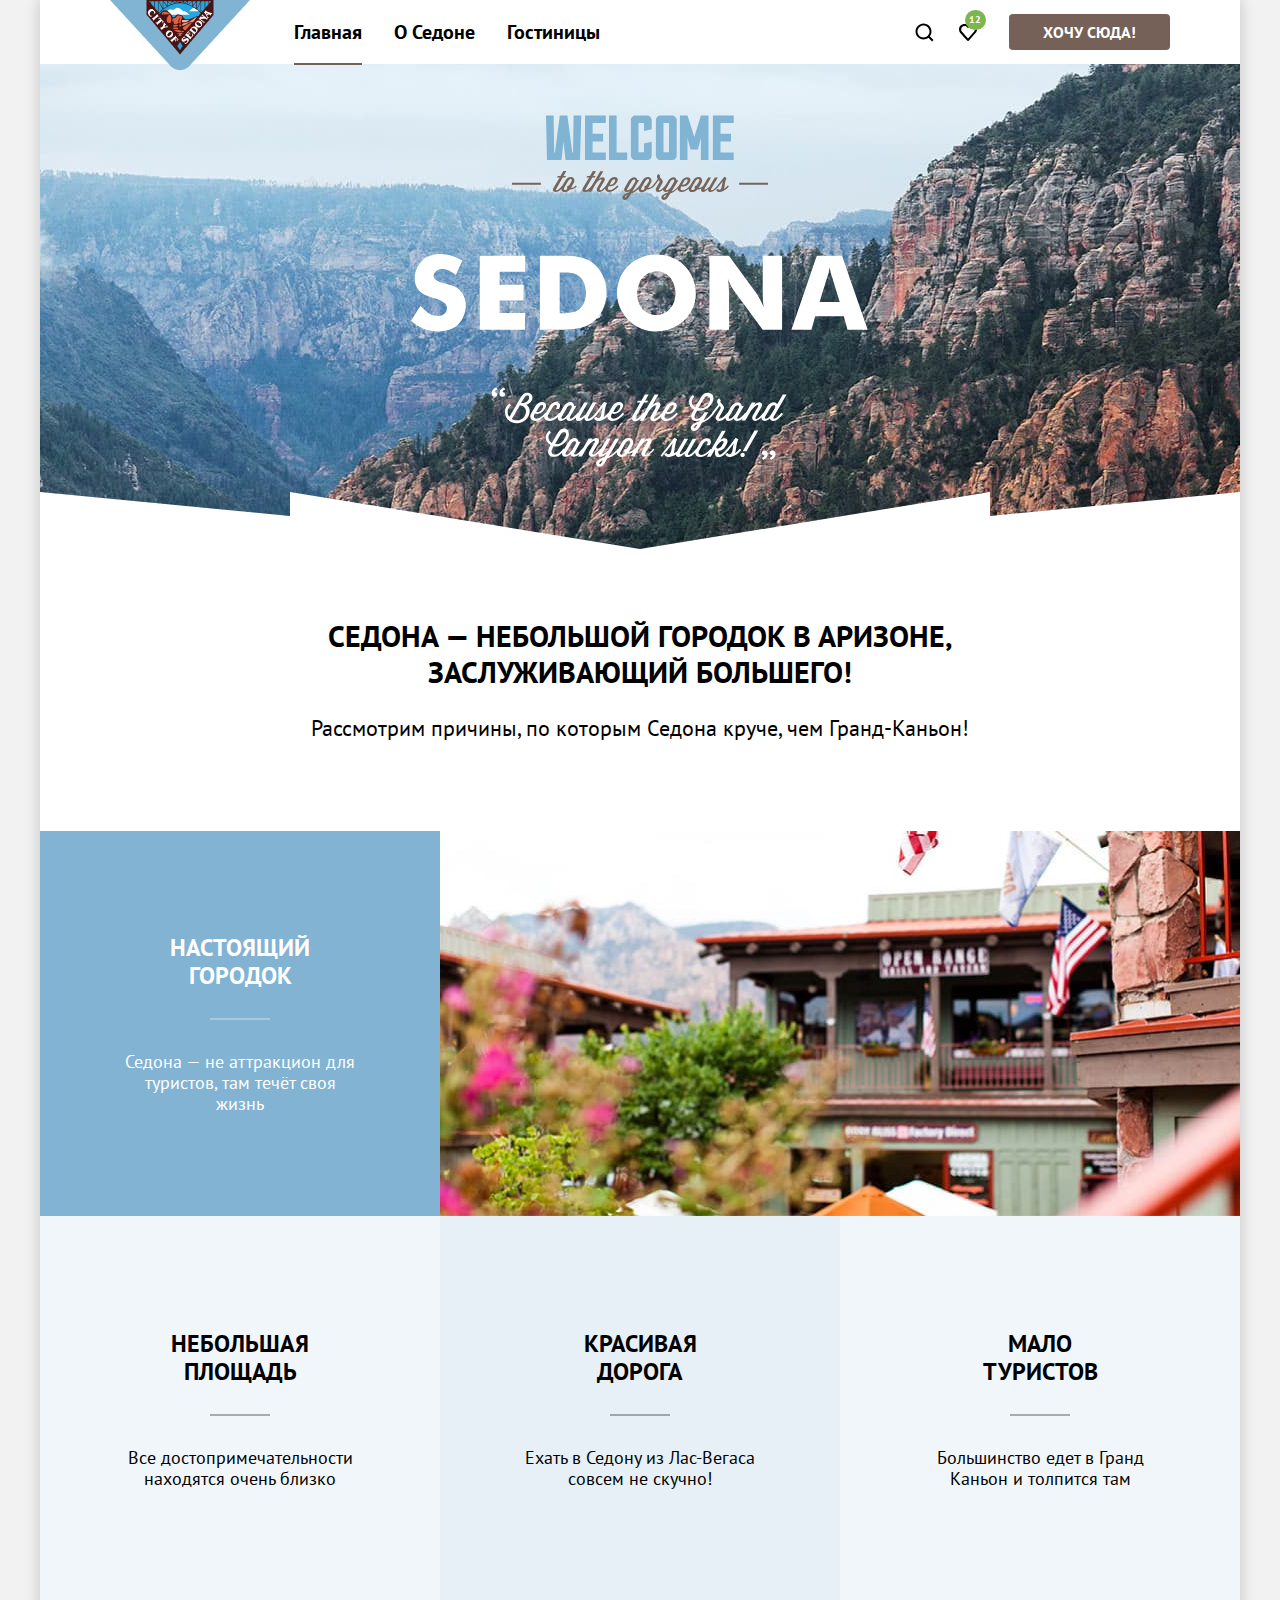
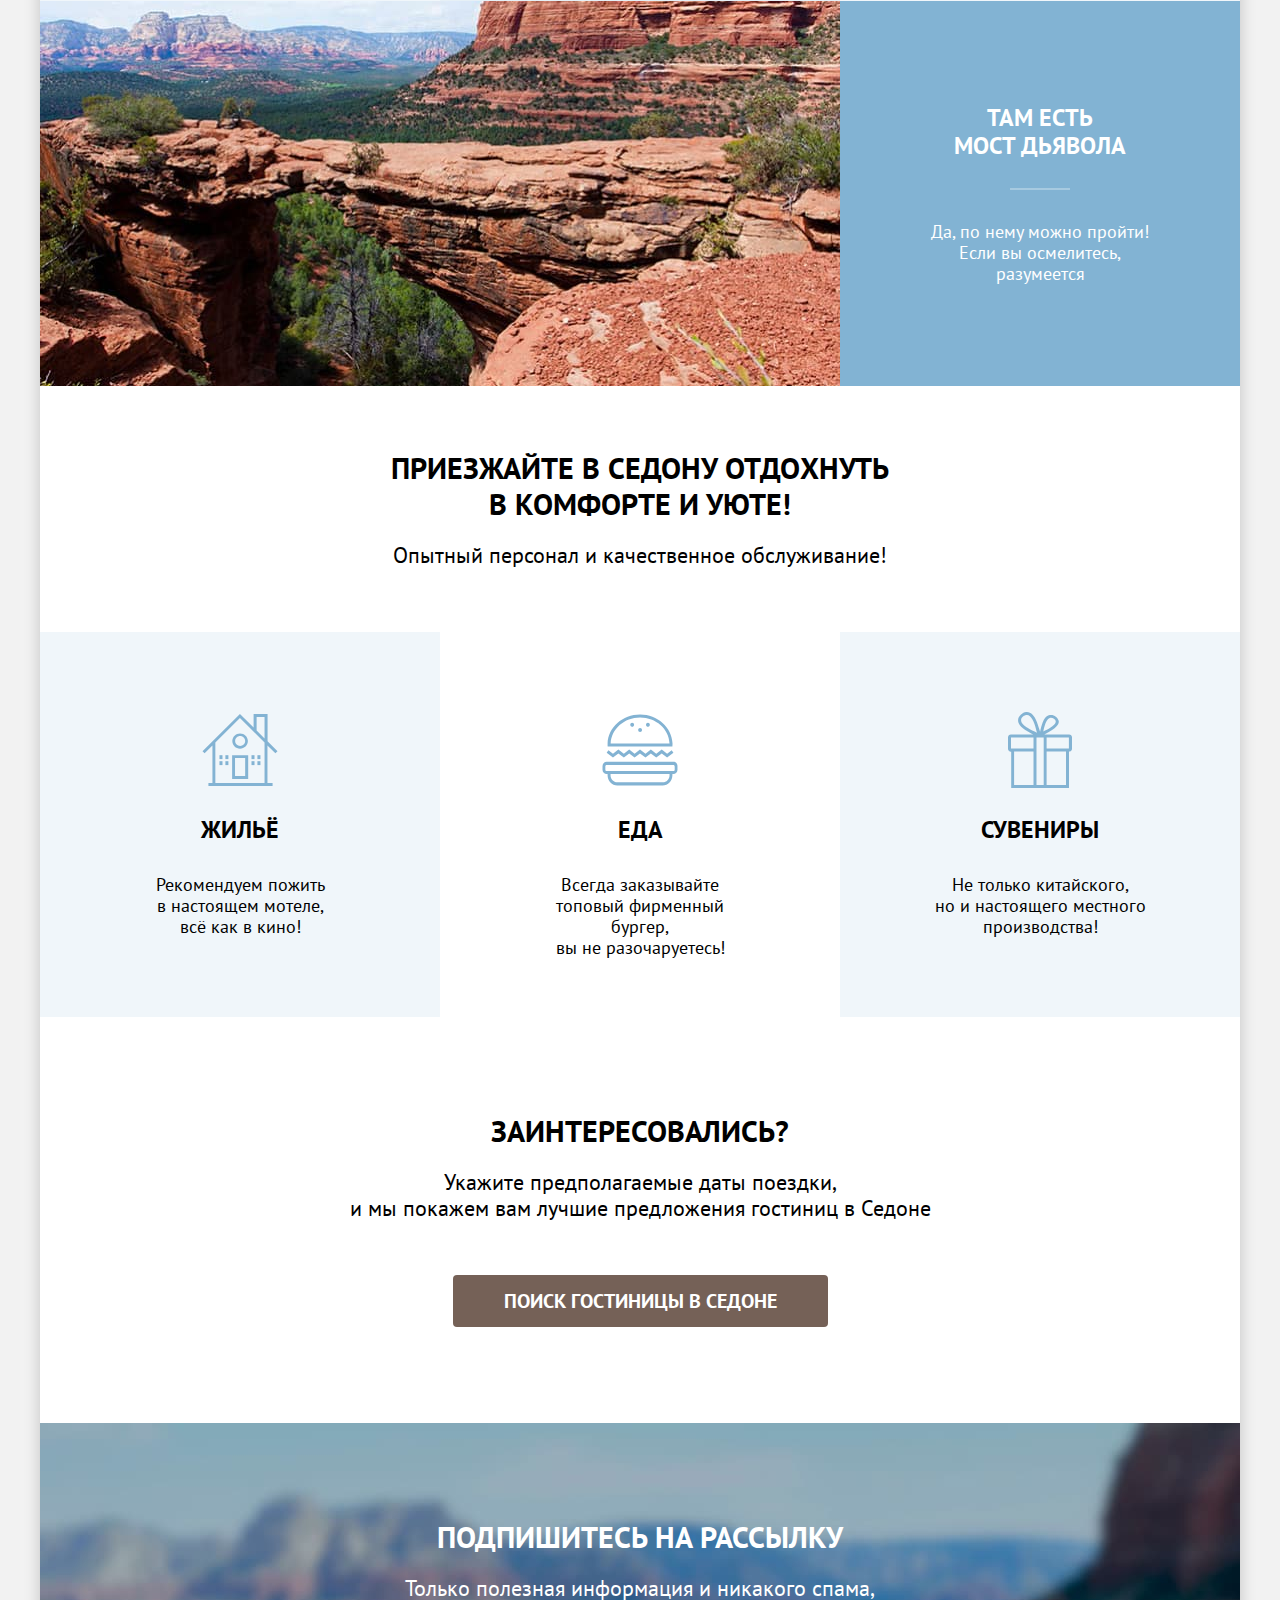
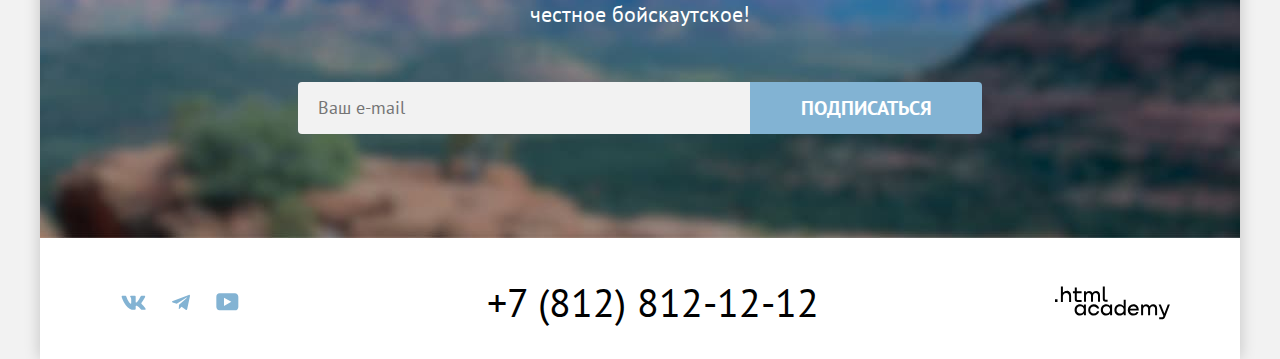
<file: index.html>
<!DOCTYPE html>
<html lang="ru">

<head>
  <meta charset="utf-8">
  <title>HTML Academy: Седона</title>
  <link rel="stylesheet" href="styles/styles.css">
  <link rel="icon" href="favicon.ico">
  <link rel="icon" href="images/favicon.png" sizes="32x32">
</head>

<body>
  <div class="container-body">
    <header class="page-header" data-test="header">

      <a class="main-logo" href="index.html"><img class="main-logo-image" src="images/logo.png" width="140" height="70"
          alt="Логотип сайта Седона"></a>
      <nav class="navigation">
        <ul class="navigation-list">
          <li class="navigation-item">
            <span class="navigation-link line">Главная</span>
          </li>
          <li class="navigation-item">
            <a class="navigation-link" href="#">О Седоне</a>
          </li>
          <li class="navigation-item">
            <a class="navigation-link" href="catalog.html">Гостиницы</a>
          </li>
        </ul>
      </nav>

      <ul class="navigation-list navigation-user">
        <li class="navigation-item">
          <a class="navigation-link navigation-link-user" href="#">
            <span class="visually-hidden">Поиск</span>
            <svg aria-hidden="true" focusable="false" width="20" height="20" viewBox="0 0 20 20" fill="currentColor"
              xmlns="http://www.w3.org/2000/svg">
              <path
                d="m19.5 18.008-3.7-3.68c1-1.292 1.7-2.983 1.7-4.872 0-4.376-3.6-7.956-8-7.956s-8 3.68-8 8.055c0 4.376 3.6 7.956 8 7.956 1.8 0 3.5-.597 4.9-1.69l3.7 3.679 1.4-1.492Zm-10-2.486c-3.3 0-6-2.685-6-5.967 0-3.282 2.7-5.967 6-5.967s6 2.685 6 5.967c0 3.282-2.7 5.967-6 5.967Z" />
            </svg>
          </a>
        </li>
        <li class="navigation-item">
          <a class="navigation-link navigation-link-user" href="#">
            <span class="visually-hidden">Избранное</span>
            <svg aria-hidden="true" focusable="false" width="18" height="17" viewBox="0 0 18 17" fill="currentColor"
              xmlns="http://www.w3.org/2000/svg">
              <path
                d="M8.9 17c-.3 0-.6-.1-.8-.4-5.4-6.1-6.7-7.5-7-7.9C.4 7.8 0 6.6 0 5.4 0 2.4 2.4 0 5.5 0 6.8 0 8 .5 9 1.3 10 .5 11.3 0 12.5 0c3 0 5.5 2.4 5.5 5.4 0 1.3-.5 2.5-1.3 3.4l-7 7.9c-.2.2-.4.3-.8.3Zm-6-9.5c.3.4 3.5 4 6.1 6.9l6.2-7c.5-.5.7-1.2.7-2 0-1.8-1.5-3.3-3.3-3.3-1 0-2 .5-2.7 1.3-.3.3-.6.4-.9.4-.3 0-.6-.2-.8-.4-.7-.8-1.7-1.3-2.7-1.3-1.8 0-3.3 1.5-3.3 3.3-.1.9.3 1.6.7 2.1-.1 0-.1 0 0 0Z" />
            </svg>
            <span class="favorite-qty">12</span>
          </a>
        </li>
      </ul>
      <a class="button button-header" href="#">Хочу сюда!</a>

    </header>

    <main class="main" data-test="main">

      <section class="hero" data-test="hero">
        <h1 class="visually-hidden">Добро пожаловать в Седону</h1>
        <img class="hero-logo" src="images/sedona.svg" width="458" height="352" alt="Welcome to the gorgeous Sedona">
      </section>

      <section class="advantages" data-test="advantages">
        <h2 class="title advantages-title">Седона — небольшой городок в&nbsp;Аризоне,<br>
          заслуживающий большего!</h2>
        <p class="advantages-desc">Рассмотрим причины, по которым Седона круче, чем Гранд-Каньон!</p>
        <ul class="advantages-list">
          <li class="advantages-item advantages-item-wide">
            <div class="item-wide-conteiner">
              <h3 class="advantages-item-title advantages-item-title-light">Настоящий городок</h3>
              <p class="advantages-item-desc">Седона — не аттракцион для туристов, там течёт своя жизнь</p>
            </div>
            <img class="advantages-img" src="images/photo-sq-1.jpg" width="800" height="385" alt="домик с кустиками">
          </li>
          <li class="advantages-item">
            <h3 class="advantages-item-title">Небольшая площадь</h3>
            <p class="advantages-item-desc">Все достопримечательности находятся очень близко</p>
          </li>
          <li class="advantages-item">
            <h3 class="advantages-item-title">Красивая<br>дорога</h3>
            <p class="advantages-item-desc">Ехать в Седону из Лас-Вегаса совсем не скучно!</p>
          </li>
          <li class="advantages-item">
            <h3 class="advantages-item-title">Мало<br>туристов</h3>
            <p class="advantages-item-desc">Большинство едет в Гранд Каньон и толпится там</p>
          </li>
          <li class="advantages-item advantages-item-wide">
            <img class="advantages-img" src="images/photo-sq-2.jpg" width="800" height="385" alt="Мост дьявола">
            <div class="item-wide-conteiner">
              <h3 class="advantages-item-title advantages-item-title-light">Там есть<br>мост дьявола</h3>
              <p class="advantages-item-desc">Да, по нему можно пройти! Если вы осмелитесь, разумеется</p>
            </div>
          </li>
        </ul>
      </section>

      <section class="servises">
        <h2 class="title servises-title">Приезжайте в Седону отдохнуть в комфорте и уюте!</h2>
        <p class="servises-desc">Опытный персонал и качественное обслуживание!</p>
        <ul class="servises-list">
          <li class="servises-item">
            <h3 class="servises-item-title servises-item-title-house">Жильё</h3>
            <p class="servises-item-desc">Рекомендуем пожить в&nbsp;настоящем мотеле, всё&nbsp;как&nbsp;в кино!
            </p>
          </li>
          <li class="servises-item servises-item-light">
            <h3 class="servises-item-title servises-item-title-burger">Еда</h3>
            <p class="servises-item-desc">Всегда заказывайте топовый&nbsp;фирменный бургер,
              вы&nbsp;не&nbsp;разочаруетесь!
            </p>
          </li>
          <li class="servises-item">
            <h3 class="servises-item-title servises-item-title-souvenirse">Сувениры</h3>
            <p class="servises-item-desc">Не только китайского, но&nbsp;и&nbsp;настоящего местного производства!</p>
          </li>
        </ul>
      </section>

      <section class="search-request" data-test="search">
        <h2 class="title search-title">Заинтересовались?</h2>
        <p class="search-desc">Укажите предполагаемые даты поездки,<br>и&nbsp;мы&nbsp;покажем&nbsp;вам&nbsp;лучшие
          предложения гостиниц в Седоне</p>
        <button class="button search-link">Поиск гостиницы в Седоне</button>

      </section>

      <section class="subscription" data-test="subscribe">
        <h2 class="title subscription-title">Подпишитесь на рассылку</h2>
        <p class="subscription-desc">Только полезная информация и никакого спама, честное бойскаутское!</p>
        <form class="subscription-form" action="https://echo.htmlacademy.ru/" method="post">
          <p class="subscription-form-email">
            <label class="visually-hidden" for="subscription-email">Почта для рассылки.</label>
            <input class="subscription-input" placeholder="Ваш e-mail" type="email" name="newsletter-email"
              id="subscription-email" required>
          </p>
          <button class="button subscription-button" type="submit">Подписаться</button>
        </form>
      </section>

    </main>

    <footer class="page-footer" data-test="footer">
      <ul class="footer-social-list">
        <li class="footer-social-item ">
          <a class="footer-social-link footer-social-vk" href="https://vk.com/htmlacademy">
            <svg aria-hidden="true" focusable="false" width="25" height="15" viewBox="0 0 25 15"
              xmlns="http://www.w3.org/2000/svg">
              <path fill-rule="evenodd" clip-rule="evenodd"
                d="M24.116 1.804c.166-.546 0-.948-.795-.948h-2.625c-.668 0-.976.347-1.143.73 0 0-1.335 3.196-3.226 5.272-.612.602-.89.793-1.224.793-.167 0-.418-.19-.418-.738V1.804c0-.656-.184-.948-.74-.948H9.817c-.417 0-.668.304-.668.593 0 .621.946.765 1.043 2.513V7.76c0 .833-.153.984-.487.984-.89 0-3.055-3.21-4.34-6.885-.249-.715-.5-1.003-1.172-1.003H1.566c-.75 0-.9.347-.9.73 0 .682.89 4.07 4.145 8.551 2.17 3.06 5.225 4.72 8.008 4.72 1.67 0 1.875-.369 1.875-1.004V11.54c0-.737.158-.884.687-.884.39 0 1.057.192 2.615 1.667 1.78 1.75 2.073 2.533 3.075 2.533h2.625c.75 0 1.126-.368.91-1.096-.238-.724-1.088-1.775-2.215-3.022-.612-.71-1.53-1.475-1.809-1.858-.389-.49-.278-.71 0-1.147 0 0 3.2-4.426 3.533-5.929h.001Z" />
            </svg>
            <span class="visually-hidden">Вконтакте</span></a>
        </li>
        <li class="footer-social-item">
          <a class="footer-social-link footer-social-tg" href="https://t.me/htmlacademy">
            <svg aria-hidden="true" focusable="false" width="18" height="16" viewBox="0 0 18 16"
              xmlns="http://www.w3.org/2000/svg">
              <path
                d="M16.785.956.84 7.104C-.248 7.541-.24 8.148.64 8.42l4.094 1.277 9.472-5.976c.448-.272.857-.126.52.173l-7.673 6.925H7.05l.002.001-.283 4.22c.414 0 .597-.19.829-.414l1.988-1.934 4.136 3.055c.762.42 1.31.205 1.5-.706l2.715-12.795c.278-1.114-.425-1.618-1.153-1.29Z" />
            </svg>
            <span class="visually-hidden">Телеграмм</span></a>
        </li>
        <li class="footer-social-item">
          <a class="footer-social-link footer-social-yt" href="https://www.youtube.com/user/htmlacademyru">
            <svg aria-hidden="true" focusable="false" width="23" height="18" viewBox="0 0 23 18"
              xmlns="http://www.w3.org/2000/svg">
              <path
                d="M18.94.356H3.507C1.647.356.333 1.95.333 3.756V13.85c0 1.913 1.314 3.506 3.174 3.506H19.16c1.642 0 3.174-1.593 3.174-3.4v-10.2c-.219-1.806-1.532-3.4-3.393-3.4ZM7.995 12.894V4.819l7.333 4.037-7.333 4.038Z" />
            </svg>
            <span class="visually-hidden">Ютуб</span></a>
        </li>
      </ul>
      <a class="footer-telephone" href="tel:+78128121212">+7 (812) 812-12-12</a>
      <a class="copyright" href="https://htmlacademy.ru/">
        <span class="visually-hidden">Ссылка на HTML academy</span>
        <svg xmlns="http://www.w3.org/2000/svg" width="115" height="34">
          <path
            d="M0 13.3v2.6h2.5v-2.6H0ZM11.6 4.9c-1.6 0-2.8.7-3.6 1.7h-.1V.4h-2v15.5h2v-5.3C7.9 8.5 9.2 7 11.2 7c1.8 0 2.9 1.4 2.9 3.2v5.7h2V9.8c.1-3-1.8-5-4.5-5ZM26.6 5.2h-4.8V1.5h-2v3.8h-1.9v2h1.9v6c0 1.7 1 2.7 2.7 2.7h4.1v-2h-3.7c-.7 0-1.1-.4-1.1-1.1V7.2h4.8v-2ZM41.1 5c-1.6 0-2.9.8-3.5 2h-.1a3.7 3.7 0 0 0-3.4-2c-1.4 0-2.5.8-3.1 1.8h-.1V5.2H29v10.6h2v-5.4c0-2 1-3.5 2.6-3.5 1.5 0 2.4 1 2.4 2.6v6.3h2v-5.6c0-2.4 1.4-3.3 2.6-3.3 1.5 0 2.4 1 2.4 2.6v6.3h2V9.3c.1-2.5-1.4-4.3-3.9-4.3ZM47.8 13c0 1.8 1 2.8 2.8 2.8h2v-2h-1.7c-.7 0-1.1-.4-1.1-1.1V.4h-2V13ZM28.9 20a4.9 4.9 0 0 0-3.9-1.7c-3.1 0-5.4 2.3-5.4 5.6s2.3 5.6 5.4 5.6c1.8 0 3-.8 3.8-2h.1v1.7h2V18.6h-2V20Zm-3.6 7.5a3.5 3.5 0 0 1-3.6-3.6c0-2 1.4-3.6 3.6-3.6s3.6 1.6 3.6 3.6c0 1.9-1.4 3.6-3.6 3.6ZM44.2 22.4c-.5-2.4-2.6-4.1-5.4-4.1a5.4 5.4 0 0 0-5.6 5.6c0 3 2.2 5.6 5.6 5.6 2.8 0 4.9-1.8 5.4-4.2h-2.1a3.4 3.4 0 0 1-3.3 2.3 3.5 3.5 0 0 1-3.6-3.6c0-2 1.4-3.6 3.6-3.6 1.6 0 2.8 1 3.3 2.2h2.1v-.2ZM55.1 20a4.9 4.9 0 0 0-3.9-1.7c-3.1 0-5.4 2.3-5.4 5.6s2.3 5.6 5.4 5.6c1.8 0 3-.8 3.8-2h.1v1.7h2V18.6h-2V20Zm-3.6 7.5a3.5 3.5 0 0 1-3.6-3.6c0-2 1.4-3.6 3.6-3.6s3.6 1.6 3.6 3.6c0 1.9-1.5 3.6-3.6 3.6ZM68.7 20.2a5 5 0 0 0-3.9-2c-3.1 0-5.4 2.4-5.4 5.7 0 3.3 2.2 5.6 5.4 5.6 1.7 0 3-.8 3.8-1.8h.1v1.5h2V13.8h-2v6.4Zm-3.6 7.3a3.5 3.5 0 0 1-3.6-3.6c0-2 1.4-3.6 3.6-3.6s3.6 1.6 3.6 3.6c-.1 2-1.5 3.6-3.6 3.6ZM78.3 18.3a5.4 5.4 0 0 0-5.5 5.6c0 3 2.1 5.6 5.5 5.6 2.5 0 4.5-1.3 5.2-3.6h-2.1c-.5 1-1.6 1.6-3 1.6-1.9 0-3.3-1.3-3.4-3h8.8c.2-3.5-2-6.2-5.5-6.2Zm0 1.9c1.7 0 3 1 3.3 2.6h-6.5a3.2 3.2 0 0 1 3.2-2.6ZM98.2 18.3a4 4 0 0 0-3.6 2h-.1c-.6-1.2-1.8-2-3.4-2-1.4 0-2.5.7-3.1 1.8v-1.5h-1.9v10.6h2v-5.4c0-2 1-3.4 2.6-3.5 1.5 0 2.4 1 2.4 2.6v6.3h2v-5.6c0-2.4 1.4-3.3 2.6-3.3 1.5 0 2.4 1 2.4 2.6v6.3h2v-6.5c.1-2.6-1.4-4.4-3.9-4.4ZM109.4 27.4l-3.6-9h-2.2l4.8 11.7c-.3.9-.7 1.2-1.7 1.2h-2.5v2h2.5c1.8 0 2.8-.8 3.5-2.6l4.7-12.2h-2.1l-3.4 8.9Z" />
        </svg>
      </a>
    </footer>

    <div class="modal-window">

      <form class="modal-window-form" action="https://echo.htmlacademy.ru/" method="post">
        <h3 class="modal-window-title">Поиск гостиницы в Седоне</h3>
        <button class="modal-window-close" type="button"></button>
        <label class="modal-window-label data-start" for="input-date-start">
          Дата Заезда:
        </label>
        <input class="modal-window-label-input input-date-start" type="text" id="input-date-start" placeholder="Укажите дату" value="27 апреля 2020" required>
        <span class="modal-window-text modal-window-error">Мы не можем отправить вас в прошлое.</span>
        <label class="modal-window-label data-end" for="input-date-end">
          Дата Выезда:
        </label>
        <input class="modal-window-label-input input-date-end" type="text" id="input-date-end" placeholder="Укажите дату" value="1 сентября 2023" required>
        <span class="modal-window-text ">На эти даты есть свободные номера. Пока есть.</span>
        <label class="modal-window-label label-adult" for="adult-qty">
          Взрослые:
        </label>
        <div class="qty-button-wrapper qty-button-adult">
          <button class="qty-button button-decrement" type="button"></button>
          <input class="modal-window-qty" type="text" id="adult-qty" value="2" required>
          <button class="qty-button button-increment" type="button"></button>
        </div>
        <div class="child-wrapper label-child">
          <label class="modal-window-label child-qty" for="child-qty">
            Дети:
          </label>
          <span class="tooltip">
            <button class="popaper-button-info" type="button" aria-labelledby="tooltip-info"></button>
            <span class="tooltip-text" role="tooltip" id="tooltip-info">Укажите количество детей, которые будут с вами,
              возраст которых от 6 до 18 лет. Дети до 6 лет размещаются бесплатно.</span>
          </span>
        </div>
        <div class="qty-button-wrapper qty-button-child">
          <button class="qty-button button-decrement" type="button"></button>
          <input class="modal-window-qty" type="text" id="child-qty" value="2">
          <button class="qty-button button-increment" type="button"></button>
        </div>
        <button class="button modal-window-search" type="submit">Найти</button>
      </form>

    </div>

  </div>
</body>

</html>
</file>
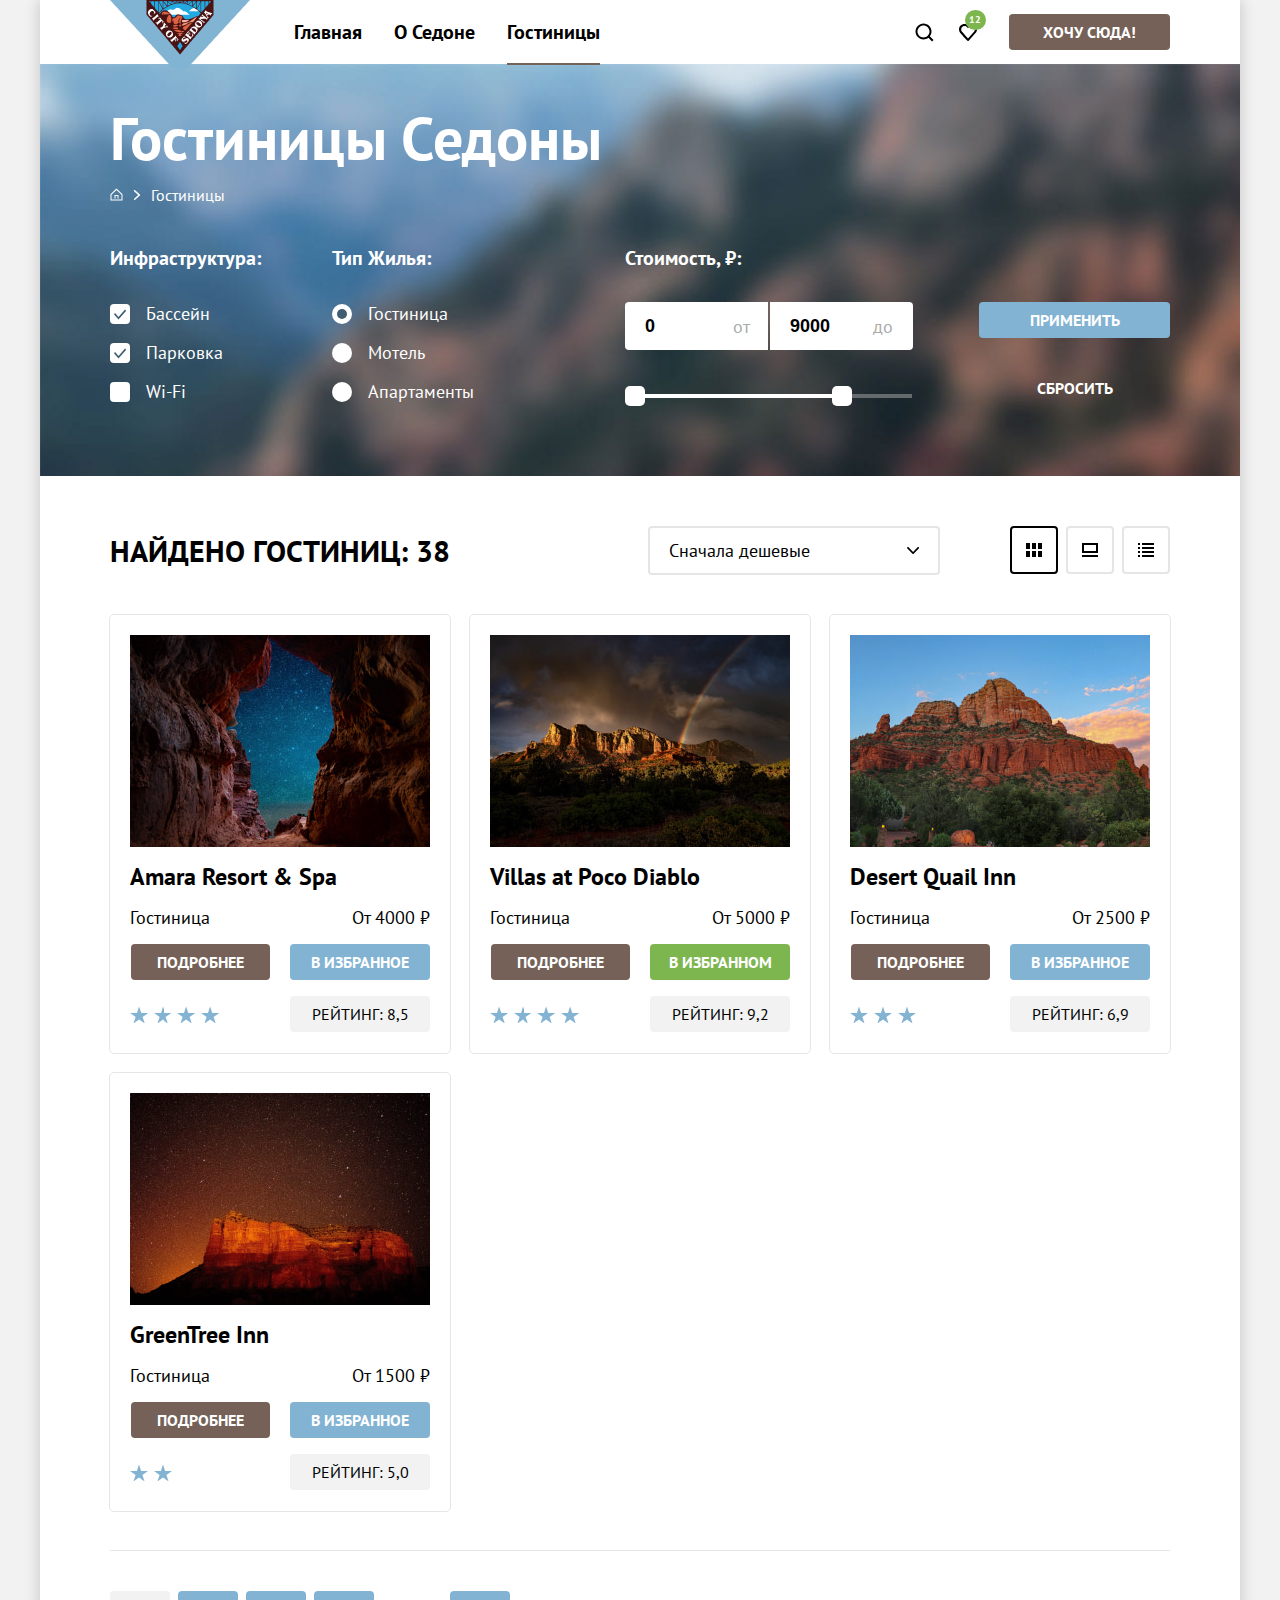
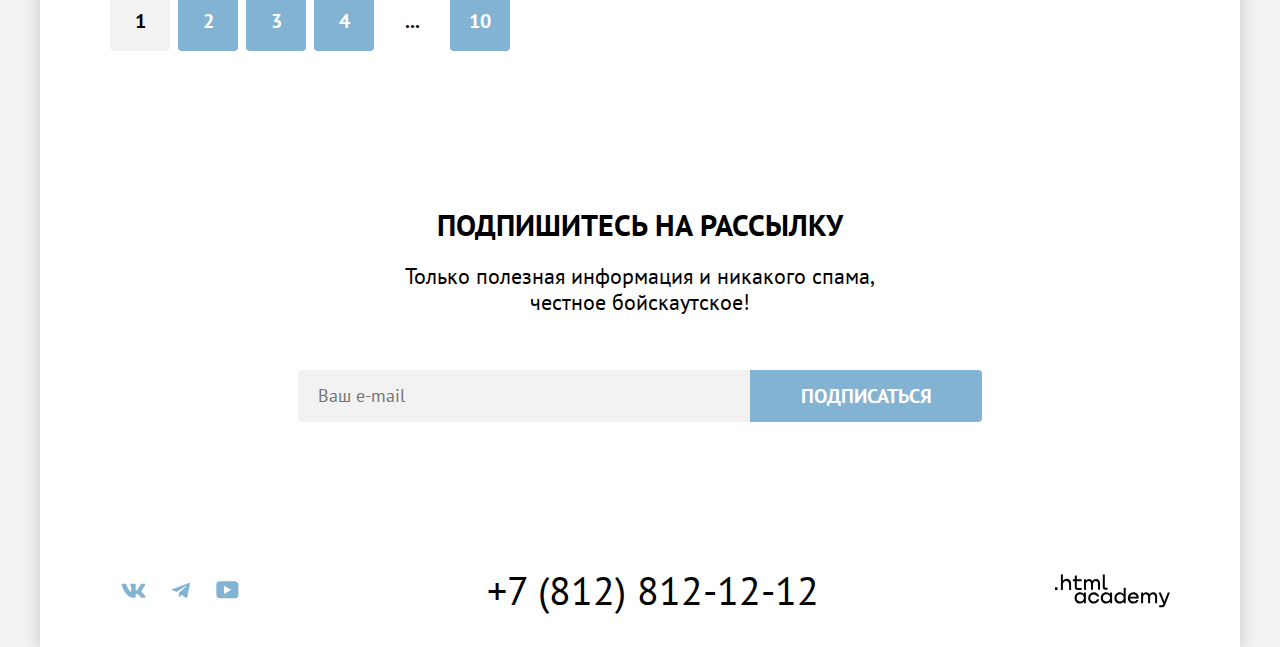
<file: catalog.html>
<!DOCTYPE html>
<html lang="ru">

<head>
  <meta charset="utf-8">
  <title>HTML Academy: Каталог</title>
  <link rel="stylesheet" href="styles/styles.css">
  <link rel="icon" href="favicon.ico">
  <link rel="icon" href="images/favicon.png" sizes="32x32">
</head>

<body>
  <div class="container-body">
    <header class="page-header" data-test="header">

      <a class="main-logo" href="index.html"><img class="main-logo-image" src="images/logo.png" width="140" height="70"
          alt="Логотип сайта Седона"></a>
      <nav class="navigation">
        <ul class="navigation-list">
          <li class="navigation-item">
            <a class="navigation-link" href="index.html">Главная</a>
          </li>
          <li class="navigation-item">
            <a class="navigation-link" href="#">О Седоне</a>
          </li>
          <li class="navigation-item">
            <span class="navigation-link line">Гостиницы</span>
          </li>
        </ul>
      </nav>

      <ul class="navigation-list navigation-user">
        <li class="navigation-item">
          <a class="navigation-link navigation-link-user" href="#">
            <span class="visually-hidden">Поиск</span>
            <svg aria-hidden="true" focusable="false" width="20" height="20" viewBox="0 0 20 20" fill="currentColor"
              xmlns="http://www.w3.org/2000/svg">
              <path
                d="m19.5 18.008-3.7-3.68c1-1.292 1.7-2.983 1.7-4.872 0-4.376-3.6-7.956-8-7.956s-8 3.68-8 8.055c0 4.376 3.6 7.956 8 7.956 1.8 0 3.5-.597 4.9-1.69l3.7 3.679 1.4-1.492Zm-10-2.486c-3.3 0-6-2.685-6-5.967 0-3.282 2.7-5.967 6-5.967s6 2.685 6 5.967c0 3.282-2.7 5.967-6 5.967Z" />
            </svg>
          </a>
        </li>
        <li class="navigation-item">
          <a class="navigation-link navigation-link-user" href="#">
            <span class="visually-hidden">Избранное</span>
            <svg aria-hidden="true" focusable="false" width="18" height="17" viewBox="0 0 18 17" fill="currentColor"
              xmlns="http://www.w3.org/2000/svg">
              <path
                d="M8.9 17c-.3 0-.6-.1-.8-.4-5.4-6.1-6.7-7.5-7-7.9C.4 7.8 0 6.6 0 5.4 0 2.4 2.4 0 5.5 0 6.8 0 8 .5 9 1.3 10 .5 11.3 0 12.5 0c3 0 5.5 2.4 5.5 5.4 0 1.3-.5 2.5-1.3 3.4l-7 7.9c-.2.2-.4.3-.8.3Zm-6-9.5c.3.4 3.5 4 6.1 6.9l6.2-7c.5-.5.7-1.2.7-2 0-1.8-1.5-3.3-3.3-3.3-1 0-2 .5-2.7 1.3-.3.3-.6.4-.9.4-.3 0-.6-.2-.8-.4-.7-.8-1.7-1.3-2.7-1.3-1.8 0-3.3 1.5-3.3 3.3-.1.9.3 1.6.7 2.1-.1 0-.1 0 0 0Z" />
            </svg>
            <span class="favorite-qty">12</span>
          </a>
        </li>
      </ul>
      <a class="button button-header" href="#">Хочу сюда!</a>

    </header>

    <main class="main" data-test="main">

      <div class="catalog-hero">

        <header class="hero-header">

          <h1 class="catalog-header-title">Гостиницы Седоны</h1>
          <nav class="breadcrumbs">
            <ol class="breadcrumbs-list">
              <li class="breadcrumbs-item">
                <a class="breadcrumbs-link" href="index.html">
                  <span class="visually-hidden">Главная</span>
                  <svg aria-hidden="true" focusable="false" width="13" height="13" viewBox="0 0 13 13"
                    xmlns="http://www.w3.org/2000/svg">
                    <path d="m6.5.5-6 5.8v6.2h12V6.3L6.5.5Zm5 11h-10V6.7l5-4.8 5 4.8v4.8Z" />
                    <path d="M4.5 10.5h1V8h2v2.5h1V7h-4v3.5Z" />
                  </svg>
                </a>
              </li>
              <li class="breadcrumbs-item">
                <a class="breadcrumbs-link breadcrumbs-link-active">Гостиницы</a>
              </li>
            </ol>
          </nav>

        </header>

        <section class="filter" data-test="filter">

          <h2 class="visually-hidden" hidden>Фильтры выбора гостиниц</h2>
          <form class="filter-form" action="https://echo.htmlacademy.ru/" method="post">
            <fieldset class="catalog-filter-group">
              <legend class="catalog-filter-title">Инфраструктура:</legend>
              <ul class="filter-checkbox-list">
                <li class="filter-checkbox-item filter-item">
                  <label class="control">
                    <input class="control-input visually-hidden" type="checkbox" name="pool" checked>
                    <span class="control-input-check"></span>
                    <span class="control-input-text">Бассейн</span>
                  </label>
                </li>
                <li class="filter-checkbox-item filter-item">
                  <label class="control">
                    <input class="control-input visually-hidden" type="checkbox" name="parking" checked>
                    <span class="control-input-check"></span>
                    <span class="control-input-text">Парковка</span>
                  </label>
                </li>
                <li class="filter-checkbox-item filter-item">
                  <label class="control">
                    <input class="control-input visually-hidden" type="checkbox" name="wifi">
                    <span class="control-input-check"></span>
                    <span class="control-input-text">Wi-Fi</span>
                  </label>
                </li>
              </ul>
            </fieldset>
            <fieldset class="catalog-filter-group">
              <legend class="catalog-filter-title">Тип Жилья:</legend>
              <ul class="filter-radio-list">
                <li class="filter-radio-item filter-item">
                  <label class="control">
                    <input class="control-input visually-hidden" type="radio" name="type-of-housing" value="hight-hotel"
                      checked>
                    <span class="control-input-check control-input-radio"></span>
                    <span class="control-input-text">Гостиница</span>
                  </label>
                </li>
                <li class="filter-radio-item filter-item">
                  <label class="control">
                    <input class="control-input visually-hidden" type="radio" name="type-of-housing" value="hotel">
                    <span class="control-input-check control-input-radio"></span>
                    <span class="control-input-text">Мотель</span>
                  </label>
                </li>
                <li class="filter-radio-item filter-item">
                  <label class="control">
                    <input class="control-input visually-hidden" type="radio" name="type-of-housing" value="apartament">
                    <span class="control-input-check control-input-radio"></span>
                    <span class="control-input-text">Апартаменты</span>
                  </label>
                </li>
              </ul>
            </fieldset>
            <fieldset class="catalog-filter-group last-filter">
              <legend class="catalog-filter-title">Стоимость, ₽:</legend>
              <ul class="filter-cost-list">
                <li class="filter-cost-item ">
                  <label class="control-filter-cost">
                    <span class="control-filter-text">от</span>
                    <input class="filter-cost-input filter-cost-input-left" name="low-cost" type="text" value="0">
                  </label>
                  <label class="control-filter-cost">
                    <span class="control-filter-text">до</span>
                    <input class="filter-cost-input filter-cost-input-right" name="hight-cost" type="text" value="9000">
                  </label>
                </li>
                <li class="filter-cost-item">
                  <div class="slider-wrapper">
                    <div class="slider-content"></div>
                    <div class="slider-content slider-active" style="left: 0px; width: 207px;">
                      <button class="slider slider-min" type="button" style="left: 0px;"></button>
                      <button class="slider slider-max" type="button" style="left: 207px;"></button>
                    </div>
                  </div>
                </li>
              </ul>
            </fieldset>
            <div class="container-button">
              <button class="button filter-button-apply" type="submit">Применить</button>
              <button class="button filter-button-reset" type="reset">Сбросить</button>
            </div>
          </form>
        </section>

      </div>

      <section class="catalog" data-test="catalog">

        <header class="catalog-header">

          <h2 class="title catalog-result-text">Найдено гостиниц: <span class="result-qty">38</span></h2>
          <select class="catalog-select" name="sort" aria-label="Сортировка">
            <option value="low-cost">Сначала дешевые</option>
            <option value="hight-cost">Сначала дорогие</option>
            <option value="hight-popular">Сначала популярные</option>
          </select>
          <ul class="card-view-list">
            <li class="card-view-item">
              <a class="card-grid-toggle button-border" href="#">
                <span class="visually-hidden">Показать мелкие карточки</span>
                <svg aria-hidden="true" focusable="false" width="16" height="14" viewBox="0 0 16 14"
                  xmlns="http://www.w3.org/2000/svg">
                  <path d="M4 0H0v6h4V0ZM16 0h-4v6h4V0ZM10 0H6v6h4V0ZM4 8H0v6h4V8ZM16 8h-4v6h4V8ZM10 8H6v6h4V8Z" />
                </svg>
              </a>
            </li>
            <li class="card-view-item">
              <a class="card-grid-toggle" href="#">
                <span class="visually-hidden">Показать подробные карточки</span>
                <svg aria-hidden="true" focusable="false" width="16" height="14" viewBox="0 0 16 14"
                  xmlns="http://www.w3.org/2000/svg">
                  <path d="M16 12H0v2h16v-2ZM14 2v6H2V2h12Zm2-2H0v10h16V0Z" />
                </svg>
              </a>
            </li>
            <li class="card-view-item">
              <a class="card-grid-toggle" href="#">
                <span class="visually-hidden">Показать список</span>
                <svg aria-hidden="true" focusable="false" width="16" height="14" viewBox="0 0 16 14"
                  xmlns="http://www.w3.org/2000/svg">
                  <path
                    d="M2 0H0v2h2V0ZM16 0H4v2h12V0ZM2 4H0v2h2V4ZM16 4H4v2h12V4ZM2 8H0v2h2V8ZM16 8H4v2h12V8ZM2 12H0v2h2v-2ZM16 12H4v2h12v-2Z" />
                </svg>
              </a>
            </li>
          </ul>

        </header>

        <ul class="catalog-card-list">
          <li class="catalog-card-item">
            <a class="catalog-card-img" href="#">
              <img src="images/hotel/hotel-sq-1.jpg" width="300" height="212" alt="Проем в скале с видом на небо">
            </a>
            <a class="catalog-card-link-title" href="#">
              <h3 class="catalog-card-title">Amara Resort & Spa</h3>
            </a>
            <p class="catalog-card-type">Гостиница</p>
            <p class="catalog-card-cost">От 4000 ₽</p>
            <a class="button catalog-card-link" href="#">Подробнее</a>
            <button class="button catalog-card-button" type="submit" >В избранное</button>
            <p class="star star-4">
              <span class="visually-hidden">4 звезды</span>
            </p>
            <p class="catalog-card-rating">Рейтинг: 8,5</p>
          </li>

          <li class="catalog-card-item">
            <a class="catalog-card-img" href="#">
              <img src="images/hotel/hotel-sq-2.jpg" width="300" height="212" alt="Горы на фоне тучи и радуги">
            </a>
            <a class="catalog-card-link-title" href="#">
              <h3 class="catalog-card-title">Villas at Poco Diablo</h3>
            </a>
            <p class="catalog-card-type">Гостиница</p>
            <p class="catalog-card-cost">От 5000 ₽</p>
            <a class="button catalog-card-link" href="#">Подробнее</a>
            <button class="button catalog-card-button active-favorit" type="submit">В избранном</button>
            <p class="star star-4">
              <span class="visually-hidden">4 звезды</span>
            </p>
            <p class="catalog-card-rating">Рейтинг: 9,2</p>
          </li>

          <li class="catalog-card-item">
            <a class="catalog-card-img" href="#">
              <img src="images/hotel/hotel-sq-3.jpg" width="300" height="212" alt="Красные горы на фоне синего неба">
            </a>
            <a class="catalog-card-link-title" href="#">
              <h3 class="catalog-card-title">Desert Quail Inn</h3>
            </a>
            <p class="catalog-card-type">Гостиница</p>
            <p class="catalog-card-cost">От 2500 ₽</p>
            <a class="button catalog-card-link" href="#">Подробнее</a>
            <button class="button catalog-card-button" type="submit">В избранное</button>
            <p class="star star-3">
              <span class="visually-hidden">3 звезды</span>
            </p>
            <p class="catalog-card-rating">Рейтинг: 6,9</p>
          </li>

          <li class="catalog-card-item">
            <a class="catalog-card-img" href="#">
              <img src="images/hotel/hotel-sq-4.jpg" width="300" height="212" alt="Красные горы на фоне звездного неба">
            </a>
            <a class="catalog-card-link-title" href="#">
              <h3 class="catalog-card-title">GreenTree Inn</h3>
            </a>
            <p class="catalog-card-type">Гостиница</p>
            <p class="catalog-card-cost">От 1500 ₽</p>
            <a class="button catalog-card-link" href="#">Подробнее</a>
            <button class="button catalog-card-button" type="submit">В избранное</button>
            <p class="star star-2">
              <span class="visually-hidden">2 звезды</span>
            </p>
            <p class="catalog-card-rating">Рейтинг: 5,0</p>
          </li>
        </ul>

        <ul class="pagination">
          <li class="pagination-item">
            <a class="button pagination-item-button active-pagination">1</a>
          </li>
          <li class="pagination-item">
            <a class="button pagination-item-button" href="#">2</a>
          </li>
          <li class="pagination-item">
            <a class="button pagination-item-button" href="#">3</a>
          </li>
          <li class="pagination-item">
            <a class="button pagination-item-button" href="#">4</a>
          </li>
          <li class="pagination-item">
            <span class="dont-button pagination-item-button">...</span>
          </li>
          <li class="pagination-item">
            <a class="button pagination-item-button" href="#">10</a>
          </li>
        </ul>
      </section>

      <section class="subscription subscription-light" data-test="subscribe">
        <h2 class="title subscription-title">Подпишитесь на рассылку</h2>
        <p class="subscription-desc">Только полезная информация и никакого спама, честное бойскаутское!</p>
        <form class="subscription-form" action="https://echo.htmlacademy.ru/" method="post">
          <p class="subscription-form-email">
            <label class="visually-hidden" for="subscription-email">Почта для рассылки.</label>
            <input class="subscription-input" placeholder="Ваш e-mail" type="email" name="newsletter-email"
              id="subscription-email" required>
          </p>
          <button class="button subscription-button" type="submit">Подписаться</button>
        </form>
      </section>

    </main>

    <footer class="page-footer" data-test="footer">
      <ul class="footer-social-list">
        <li class="footer-social-item ">
          <a class="footer-social-link footer-social-vk" href="https://vk.com/htmlacademy">
            <svg aria-hidden="true" focusable="false" width="25" height="15" viewBox="0 0 25 15"
              xmlns="http://www.w3.org/2000/svg">
              <path fill-rule="evenodd" clip-rule="evenodd"
                d="M24.116 1.804c.166-.546 0-.948-.795-.948h-2.625c-.668 0-.976.347-1.143.73 0 0-1.335 3.196-3.226 5.272-.612.602-.89.793-1.224.793-.167 0-.418-.19-.418-.738V1.804c0-.656-.184-.948-.74-.948H9.817c-.417 0-.668.304-.668.593 0 .621.946.765 1.043 2.513V7.76c0 .833-.153.984-.487.984-.89 0-3.055-3.21-4.34-6.885-.249-.715-.5-1.003-1.172-1.003H1.566c-.75 0-.9.347-.9.73 0 .682.89 4.07 4.145 8.551 2.17 3.06 5.225 4.72 8.008 4.72 1.67 0 1.875-.369 1.875-1.004V11.54c0-.737.158-.884.687-.884.39 0 1.057.192 2.615 1.667 1.78 1.75 2.073 2.533 3.075 2.533h2.625c.75 0 1.126-.368.91-1.096-.238-.724-1.088-1.775-2.215-3.022-.612-.71-1.53-1.475-1.809-1.858-.389-.49-.278-.71 0-1.147 0 0 3.2-4.426 3.533-5.929h.001Z" />
            </svg>
            <span class="visually-hidden">Вконтакте</span></a>
        </li>
        <li class="footer-social-item">
          <a class="footer-social-link footer-social-tg" href="https://t.me/htmlacademy">
            <svg aria-hidden="true" focusable="false" width="18" height="16" viewBox="0 0 18 16"
              xmlns="http://www.w3.org/2000/svg">
              <path
                d="M16.785.956.84 7.104C-.248 7.541-.24 8.148.64 8.42l4.094 1.277 9.472-5.976c.448-.272.857-.126.52.173l-7.673 6.925H7.05l.002.001-.283 4.22c.414 0 .597-.19.829-.414l1.988-1.934 4.136 3.055c.762.42 1.31.205 1.5-.706l2.715-12.795c.278-1.114-.425-1.618-1.153-1.29Z" />
            </svg>
            <span class="visually-hidden">Телеграмм</span></a>
        </li>
        <li class="footer-social-item">
          <a class="footer-social-link footer-social-yt" href="https://www.youtube.com/user/htmlacademyru">
            <svg aria-hidden="true" focusable="false" width="23" height="18" viewBox="0 0 23 18"
              xmlns="http://www.w3.org/2000/svg">
              <path
                d="M18.94.356H3.507C1.647.356.333 1.95.333 3.756V13.85c0 1.913 1.314 3.506 3.174 3.506H19.16c1.642 0 3.174-1.593 3.174-3.4v-10.2c-.219-1.806-1.532-3.4-3.393-3.4ZM7.995 12.894V4.819l7.333 4.037-7.333 4.038Z" />
            </svg>
            <span class="visually-hidden">Ютуб</span></a>
        </li>
      </ul>
      <a class="footer-telephone" href="tel:+78128121212">+7 (812) 812-12-12</a>
      <a class="copyright" href="https://htmlacademy.ru/">
        <span class="visually-hidden">Ссылка на HTML academy</span>
        <svg xmlns="http://www.w3.org/2000/svg" width="115" height="34">
          <path
            d="M0 13.3v2.6h2.5v-2.6H0ZM11.6 4.9c-1.6 0-2.8.7-3.6 1.7h-.1V.4h-2v15.5h2v-5.3C7.9 8.5 9.2 7 11.2 7c1.8 0 2.9 1.4 2.9 3.2v5.7h2V9.8c.1-3-1.8-5-4.5-5ZM26.6 5.2h-4.8V1.5h-2v3.8h-1.9v2h1.9v6c0 1.7 1 2.7 2.7 2.7h4.1v-2h-3.7c-.7 0-1.1-.4-1.1-1.1V7.2h4.8v-2ZM41.1 5c-1.6 0-2.9.8-3.5 2h-.1a3.7 3.7 0 0 0-3.4-2c-1.4 0-2.5.8-3.1 1.8h-.1V5.2H29v10.6h2v-5.4c0-2 1-3.5 2.6-3.5 1.5 0 2.4 1 2.4 2.6v6.3h2v-5.6c0-2.4 1.4-3.3 2.6-3.3 1.5 0 2.4 1 2.4 2.6v6.3h2V9.3c.1-2.5-1.4-4.3-3.9-4.3ZM47.8 13c0 1.8 1 2.8 2.8 2.8h2v-2h-1.7c-.7 0-1.1-.4-1.1-1.1V.4h-2V13ZM28.9 20a4.9 4.9 0 0 0-3.9-1.7c-3.1 0-5.4 2.3-5.4 5.6s2.3 5.6 5.4 5.6c1.8 0 3-.8 3.8-2h.1v1.7h2V18.6h-2V20Zm-3.6 7.5a3.5 3.5 0 0 1-3.6-3.6c0-2 1.4-3.6 3.6-3.6s3.6 1.6 3.6 3.6c0 1.9-1.4 3.6-3.6 3.6ZM44.2 22.4c-.5-2.4-2.6-4.1-5.4-4.1a5.4 5.4 0 0 0-5.6 5.6c0 3 2.2 5.6 5.6 5.6 2.8 0 4.9-1.8 5.4-4.2h-2.1a3.4 3.4 0 0 1-3.3 2.3 3.5 3.5 0 0 1-3.6-3.6c0-2 1.4-3.6 3.6-3.6 1.6 0 2.8 1 3.3 2.2h2.1v-.2ZM55.1 20a4.9 4.9 0 0 0-3.9-1.7c-3.1 0-5.4 2.3-5.4 5.6s2.3 5.6 5.4 5.6c1.8 0 3-.8 3.8-2h.1v1.7h2V18.6h-2V20Zm-3.6 7.5a3.5 3.5 0 0 1-3.6-3.6c0-2 1.4-3.6 3.6-3.6s3.6 1.6 3.6 3.6c0 1.9-1.5 3.6-3.6 3.6ZM68.7 20.2a5 5 0 0 0-3.9-2c-3.1 0-5.4 2.4-5.4 5.7 0 3.3 2.2 5.6 5.4 5.6 1.7 0 3-.8 3.8-1.8h.1v1.5h2V13.8h-2v6.4Zm-3.6 7.3a3.5 3.5 0 0 1-3.6-3.6c0-2 1.4-3.6 3.6-3.6s3.6 1.6 3.6 3.6c-.1 2-1.5 3.6-3.6 3.6ZM78.3 18.3a5.4 5.4 0 0 0-5.5 5.6c0 3 2.1 5.6 5.5 5.6 2.5 0 4.5-1.3 5.2-3.6h-2.1c-.5 1-1.6 1.6-3 1.6-1.9 0-3.3-1.3-3.4-3h8.8c.2-3.5-2-6.2-5.5-6.2Zm0 1.9c1.7 0 3 1 3.3 2.6h-6.5a3.2 3.2 0 0 1 3.2-2.6ZM98.2 18.3a4 4 0 0 0-3.6 2h-.1c-.6-1.2-1.8-2-3.4-2-1.4 0-2.5.7-3.1 1.8v-1.5h-1.9v10.6h2v-5.4c0-2 1-3.4 2.6-3.5 1.5 0 2.4 1 2.4 2.6v6.3h2v-5.6c0-2.4 1.4-3.3 2.6-3.3 1.5 0 2.4 1 2.4 2.6v6.3h2v-6.5c.1-2.6-1.4-4.4-3.9-4.4ZM109.4 27.4l-3.6-9h-2.2l4.8 11.7c-.3.9-.7 1.2-1.7 1.2h-2.5v2h2.5c1.8 0 2.8-.8 3.5-2.6l4.7-12.2h-2.1l-3.4 8.9Z" />
        </svg>
      </a>
    </footer>

  </div>

</body>

</html>
</file>
<file: styles/styles.css>
@font-face {
  font-family: "PT Sans";
  font-style: normal;
  font-weight: 400;
  src: url(../fonts/ptsans-400.woff2) format(woff2);
  font-display: swap;
}

@font-face {
  font-family: "PT Sans";
  font-style: normal;
  font-weight: 700;
  src: url(../fonts/ptsans-700.woff2) format(woff2);
  font-display: swap;
}

*,
*::before,
*::after {
  box-sizing: border-box;
}

.visually-hidden {
  position: absolute;
  width: 1px;
  height: 1px;
  margin: -1px;
  border: 0;
  padding: 0;
  white-space: nowrap;
  clip-path: inset(100%);
  clip: rect(0 0 0 0);
  overflow: hidden;
}

body {
  margin: 0;
  font-family: "PT Sans", sans-serif;
  font-weight: 400;
  font-size: 18px;
  line-height: 21px;
  font-style: normal;
  background-color: #f2f2f2;
  color: #000000;
}

.button {
  font-family: "PT Sans", sans-serif;
  background-color: #756157;
  color: #ffffff;
  font-weight: 700;
  font-size: 16px;
  line-height: 20px;
  text-decoration: none;
  text-transform: uppercase;
  border-radius: 4px;
  cursor: pointer;
}

.button:hover {
  background-color: #615048;
}

.button:active {
  background-color: #756157;
  color: rgba(255, 255, 255, 0.3);
}

.title {
  font-weight: 700;
  font-size: 30px;
  line-height: 36px;
  text-transform: uppercase;
  margin: 0;
}

.container-body {
  margin: 0 auto;
  display: flex;
  flex-direction: column;
  min-height: 100vh;
  background-color: #ffffff;
  width: 1200px;
  box-shadow: 0px 0px 15px 0px rgba(0, 0, 0, 0.2);



}

.page-header {
  display: flex;
  margin: 0 70px 0 70px;
  align-items: flex-start;
}

.main-logo {
  margin-right: 28px;
  z-index: 1;
}

.main-logo-image {
  display: block;
  margin-bottom: -6px;
}

.navigation-list {
  margin: 0;
  padding: 0;
  list-style-type: none;
  display: flex;
  flex-wrap: wrap;
  align-items: center;
  max-width: 600px;
}

.navigation-item {
  position: relative;
}

.line::after {
  position: absolute;
  content: "";
  bottom: -2px;
  left: 16px;
  right: 16px;
  background-color: #726257;
  height: 2px;
}

.navigation-user {
  margin-left: auto;
  margin-right: 20px;
  flex-wrap: wrap;
  max-width: 200px;
}

.navigation-link.navigation-user {
  display: block;
  min-width: 24px;
  min-height: 40px;
}

.navigation-link {
  font-weight: 700;
  font-size: 20px;
  line-height: 24px;
  color: #000000;
  text-decoration: none;
  text-align: center;
  padding: 20px 16px 19px;
  display: flex;
  align-items: center;
}

.navigation-link-user {
  padding-left: 13px;
  padding-right: 12px;
  padding-top: 22px;
}

.navigation-link:hover,
.navigation-link:focus {
  color: #756157;
  fill: #756157;
}

.navigation-link:active {
  color: #756157;
  fill: #756157;
  opacity: 0.3;
}


.favorite-qty {
  position: absolute;
  top: 8px;
  left: 19px;
  background-color: #7DB54F;
  color: #ffffff;
  font-size: 10px;
  line-height: 10px;
  padding: 5px 5px 4px 4px;
  min-width: 20px;
  height: 20px;
  border-radius: 10px;
  display: flex;
  justify-content: center;
  align-items: center;
}

.navigation-link:hover .favorite-qty,
.navigation-link:focus .favorite-qty {
  background-color: #6C9E42;
}

.button-header {
  margin-top: 14px;
  padding: 8px 34px;
}

.button-header-disabled {
  background-color: #E5E5E5;
  pointer-events: none;
}

.main {
  flex-grow: 1;
}

/* Блок-герой */

.hero {
  background-image: url(../images/background-divider.svg), url("../images/background-hero-sq.jpg");
  background-position: center bottom, center;
  background-color: #7b6257;
  background-size: 100% auto, cover;
  background-repeat: no-repeat;
  padding-top: 51px;
  padding-bottom: 82px;
  margin-bottom: 69px;
}

.hero-logo {
  display: block;
  margin: 0 auto;
}

/* Блок-преимущества */

.advantages {
  text-align: center;
  margin-bottom: 64px;
}

.advantages-title {
  min-width: 620px;
  margin: 0 auto;
  margin-bottom: 25px;
}

.advantages-desc {
  font-weight: 400;
  font-size: 22px;
  line-height: 26px;
  margin: 0;
  margin-bottom: 90px;
}

.advantages-list {
  margin: 0;
  padding: 0;
  list-style-type: none;
  display: flex;
  flex-wrap: wrap;
}

.advantages-item {
  background-color: rgba(131, 179, 211, 0.2);
  font-size: 18px;
  line-height: 21px;
  width: 400px;
  min-height: 385px;
  display: flex;
  flex-direction: column;
  align-items: center;
  justify-content: center;
  padding: 85px;
}

.advantages-item-title {
  font-weight: 700;
  font-size: 24px;
  line-height: 28px;
  text-transform: uppercase;
  margin: 1px 0 61px;
  position: relative;
}

.advantages-item-title::after {
  content: "";
  position: absolute;
  width: 60px;
  border-bottom: 2px solid rgba(0, 0, 0, 0.3);
  bottom: -30px;
  left: 50%;
  transform: translateX(-50%);
}

.advantages-item-title-light::after {

  border-bottom: 2px solid rgba(255, 255, 255, 0.3);
}

.advantages-item:nth-child(even) {
  background-color: rgba(131, 179, 211, 0.12);
}

.advantages-item.advantages-item-wide {
  background-color: rgba(130, 179, 211, 1);
  color: rgba(255, 255, 255, 1);
  width: 1200px;
  display: flex;
  flex-direction: row;
  justify-content: space-between;
  padding: 0;
}

.advantages-item-desc {
  margin: 0;
}

.item-wide-conteiner {
  width: 100%;
  justify-content: center;
  align-items: center;
  padding: 85px;
}

.advantages-img {
  display: block;
}

.servises {
  text-align: center;
  margin-bottom: 96px;
}

.servises-title {
  width: 505px;
  margin: 0 auto;
  margin-bottom: 20px;
}

.servises-desc {
  margin: 0;
  margin-bottom: 64px;
  font-size: 22px;
  line-height: 26px;
}

.servises-list {
  margin: 0;
  padding: 0;
  list-style-type: none;
  display: flex;
}

.servises-item {
  background-color: rgba(131, 179, 211, 0.12);
  width: 400px;
  min-height: 385px;
  padding-left: 85px;
  padding-right: 85px;
  padding-bottom: 50px;
}

.servises-item-title {
  font-weight: 700;
  font-size: 24px;
  line-height: 28px;
  text-transform: uppercase;
  margin: 0;
  margin-bottom: 30px;
  padding-top: 184px;
  background-size: 76px 76px;
  background-position: center 80px;
  background-repeat: no-repeat;
}

.servises-item-title-house {
  background-image: url(../images/house.svg);
}

.servises-item-title-burger {
  background-image: url(../images/burger-svg.svg);
}

.servises-item-title-souvenirse {
  background-image: url(../images/souvenirs.svg);
}

.servises-item-light {
  background-color: inherit;
}

.servises-item-desc {
  margin: 0;
}

.search-request {
  margin-bottom: 96px;
  display: flex;
  flex-direction: column;
  align-items: center;

}

.search-title {
  margin-bottom: 20px;
}

.search-desc {
  font-size: 22px;
  line-height: 26px;
  margin: 0;
  margin-bottom: 54px;
  text-align: center;
}

.search-link {
  color: rgba(255, 255, 255, 1);
  font-weight: 700;
  font-size: 20px;
  line-height: 36px;
  text-decoration: none;
  text-transform: uppercase;
  padding: 8px 51px;
  display: block;
  border: none;
}

.search-link:disabled {
  background-color: #E5E5E5;
  color: rgba(255, 255, 255, 1);
  cursor: unset;
}

.search-link:not(:disabled):hover {
  background-color: #615048;
}

.search-link:not(:disabled):active {
  background-color: #756157;
  color: rgba(255, 255, 255, 0.3);
}


/* Подписка */

.subscription {
  background-image: url(../images/background-subscribe-sq.jpg);
  background-color: rgba(130, 179, 211, 0.8);
  background-size: cover;
  color: rgba(255, 255, 255, 1);
  font-size: 22px;
  line-height: 26px;
  text-align: center;
}

.subscription-title {
  padding-top: 96px;
  margin-bottom: 20px;
  text-transform: uppercase;
  font-size: 30px;
  font-weight: 700;
  line-height: 36px;
}

.subscription-desc {
  margin: 0;
  margin-bottom: 55px;
  padding-left: 350px;
  padding-right: 350px;
}

.subscription-form {
  display: flex;
  justify-content: center;
  padding-bottom: 104px;
}

.subscription-form-email {
  margin: 0;
}

.subscription-input {
  width: 452px;
  min-height: 52px;
  margin: 0;
  padding-left: 20px;
  padding-right: 20px;
  font-size: 18px;
  line-height: 24px;
  border: none;
  background-color: #f2f2f2;
  border-radius: 4px 0 0 4px;
}

.subscription-input:hover {
  background-color: #E6E6E6;
}

.subscription-input:disabled {
  background-color: #f2f2f2;
  opacity: 0.3;
}

.subscription-button {
  background-color: rgba(130, 179, 211, 1);
  color: rgba(255, 255, 255, 1);
  font-weight: 700;
  font-size: 20px;
  line-height: 36px;
  text-transform: uppercase;
  margin: 0;
  padding: 0;
  border: none;
  width: 232px;
  height: 52px;
  border-radius: 0 4px 4px 0;
}

.subscription-button:disabled {
  background-color: #E5E5E5;
  cursor: unset;
}

.subscription-button:not(:disabled):hover {
  background-color: #68A2CA;
}

.subscription-button:not(:disabled):active {
  background-color: rgba(130, 179, 211, 1);
  color: rgba(255, 255, 255, 0.3);
}

.subscription-input {
  font-family: "PT Sans", sans-serif;
}

/* Футер */

.page-footer {
  display: flex;
  justify-content: space-between;
  align-items: center;
  margin: 42px 70px 35px 70px;
}

.footer-social-list {
  margin: 0;
  padding: 0;
  list-style-type: none;
  display: flex;
  flex-wrap: wrap;
  max-width: 190px;
}

.footer-social-link {
  min-width: 47px;
  min-height: 40px;
  display: flex;
  fill: #83B3D3;
  justify-content: center;
  align-items: center;
}

.footer-social-link:hover {
  fill: #68A2CA;
}

.footer-social-link:active {
  fill: rgba(104, 162, 202, 0.3);

}

.footer-telephone {
  color: rgba(0, 0, 0, 1);
  text-decoration: none;
  font-size: 40px;
  line-height: 40px;
}

.footer-telephone:hover,
.footer-telephone:focus {
  color: #756157;
}

.footer-telephone:active {
  color: rgba(117, 97, 87, 0.3);
}

.copyright {
  padding-top: 6px;
  fill: #000000;
}

.copyright:hover,
.copyright:focus {
  fill: #756157;
}

.copyright:active {
  fill: rgba(117, 97, 87, 0.3);
}

/* Каталог */

.hero-header {
  margin: 0;
  margin-bottom: 40px;
}

.catalog-hero {
  background-image: url(../images/background-filter.jpg);
  background-size: cover;
  background-color: rgb(116, 116, 116);
  background-repeat: no-repeat;
  color: rgba(255, 255, 255, 1);
  font-size: 18px;
  line-height: 23px;
  padding: 0 70px;
  margin-bottom: 50px;
}

.catalog-header-title {
  font-weight: 700;
  font-size: 60px;
  line-height: 78px;
  margin: 0;
  margin-bottom: 6px;
  padding-top: 35px;
}

/* Хлебные крошки */

.breadcrumbs-list {
  margin: 0;
  padding: 0;
  list-style-type: none;
  display: flex;
  flex-wrap: wrap;
  gap: 28px;
  align-items: center;
}

.breadcrumbs-item {
  min-width: 12px;
  position: relative;
}

.breadcrumbs-item:not(:first-child)::before {
  position: absolute;
  content: "";
  background-image: url(../images/arrow-nav.svg);
  background-repeat: no-repeat;
  width: 8px;
  height: 11px;
  top: 50%;
  transform: translateY(-50%);
  left: -18px;
}

.breadcrumbs-link {
  color: #ffffff;
  font-size: 16px;
  line-height: 21px;
  text-decoration: none;
  fill: #ffffff
}

.breadcrumbs-link:hover {
  color: rgba(255, 255, 255, 0.6);
  fill: rgba(255, 255, 255, 0.6);
}

.breadcrumbs-link:active {
  color: rgba(255, 255, 255, 0.3);
  fill: rgba(255, 255, 255, 0.3);
}

.breadcrumbs-link-active:hover,
.breadcrumbs-link-active:active {
  fill: #ffffff;
  color: #ffffff;
  cursor: unset;
}

/* .Фильтры */

.filter-form {
  display: flex;
  flex-wrap: wrap;
}

.catalog-filter-group {
  margin: 0;
  padding: 0;
  border: none;
  margin-right: 71px;
  margin-bottom: 70px;
}

.last-filter {
  margin-left: 80px;
  margin-right: 66px;
}


.catalog-filter-title {
  font-weight: 700;
  font-size: 20px;
  line-height: 24px;
  margin: 0;
  margin-bottom: 32px;
  padding: 0;
}

.control {
  display: flex;
  align-items: center;
}

.filter-item:has(.control-input:disabled) {
  opacity: 0.4;
  cursor: unset;
  pointer-events: none;
}

.control-input {
  position: relative;
}

.control-input-check {
  width: 20px;
  height: 20px;
  background-color: #ffffff;
  border-radius: 4px;
  position: absolute;
}

.control-input[type="checkbox"]:checked+.control-input-check::before {
  position: absolute;
  content: "";
  width: 20px;
  height: 20px;
  background-image: url(../images/select.svg);
  background-size: auto;
  background-position: 4px 5px;
  background-repeat: no-repeat;
}

.control-input[type="checkbox"]:focus+.control-input-check {
  outline: 2px solid #68A2CA;
}

.control-input-radio {
  border-radius: 50%;
}

.control-input[type="radio"]:checked+.control-input-radio::before {
  position: absolute;
  content: "";
  width: 10px;
  height: 10px;
  background-color: #3F5E72;
  border-radius: 50%;
  top: 50%;
  left: 50%;
  transform: translate(-50%, -50%);
}

.control-input[type="radio"]:focus+.control-input-radio {
  outline: 2px solid #68A2CA;
}

.control-input-text {
  font-size: 18px;
  line-height: 23px;
  padding-left: 37px;
}

.filter-item:hover {
  opacity: 0.6;
}

.filter-item:active {
  opacity: 0.3;
}

.filter-checkbox-list {
  margin: 0;
  padding: 0;
  list-style-type: none;
}

.filter-checkbox-item:not(:last-child) {
  padding-bottom: 16px;
}

.filter-radio-list {
  margin: 0;
  padding: 0;
  list-style-type: none;
}

.filter-radio-item:not(:last-child) {
  padding-bottom: 16px;
}

.control-filter-cost {
  position: relative;
  display: block;
}

.control-filter-text {
  position: absolute;
  color: #AAAAAA;
  top: 50%;
  transform: translateY(-50%);
  right: 20px;
}

.filter-cost-item {
  display: flex;
}

.filter-cost-item:not(:last-child) {
  margin-bottom: 36px;
}

.filter-cost-list {
  margin: 0;
  padding: 0;
  list-style-type: none;
}

.filter-cost-input {
  width: 143px;
  height: 48px;
  margin: 0;
  border: none;
  font-size: 18px;
  font-weight: 700;
  line-height: 24px;
  color: #000000;
  padding-right: 43px;
}

.filter-cost-input:hover,
.filter-cost-input:focus {
  background-color: #E6E6E6;
}

.filter-cost-input-left {
  margin-right: 2px;
  padding-left: 20px;
  border-radius: 4px 0 0 4px;
}

.filter-cost-input-right {
  padding-left: 20px;
  border-radius: 0 4px 4px 0;
}

.filter-button-apply {
  background-color: rgba(130, 179, 211, 1);
  width: 191px;
  height: 36px;
  border: none;
}

.filter-button-apply:disabled {
  background-color: #E5E5E5;
  color: #ffffff;
  cursor: unset;
}

.filter-button-apply:not(:disabled):hover {
  background-color: #68A2CA;
}

.filter-button-apply:not(:disabled):active {
  background-color: rgba(130, 179, 211, 1);
  color: rgba(255, 255, 255, 0.3);
}

.filter-button-reset {
  background: none;
  width: 191px;
  height: 36px;
  border: none;
}

.filter-button-reset:disabled {
  background: none;
  color: #ffffff;
  opacity: 0.1;
  cursor: unset;
}

.filter-button-reset:not(:disabled):hover {
  background: none;
  color: #B8C4C7;
}

.filter-button-reset:not(:disabled):active {
  background: none;
  color: rgba(255, 255, 255, 0.3);
}

.slider-wrapper {
  position: relative;
  width: 287px;
  height: 20px;
  color: #ffffff;
  ;
}

.slider-content {
  position: absolute;
  background-color: #646A6E;
  width: 100%;
  height: 4px;
  top: 50%;
  transform: translateY(-50%);
}

.slider {
  width: 20px;
  height: 20px;
  background-color: #ffffff;
  border-radius: 5px;
  border: none;
  position: absolute;
  top: 2px;
  left: 0;
  transform: translateY(-50%);
  cursor: pointer;
}

.slider:focus {
  outline: 3px solid #82B3D3;
}

.slider:active {
  outline: 2px solid #82B3D3
}

.slider-active {
  background-color: #ffffff;
}

/* Часть каталога с карточками */

.container-button {
  display: flex;
  flex-direction: column;
  padding-top: 56px;
  gap: 32px;
}

.catalog {
  margin: 0 70px;
}

.catalog-header {
  display: flex;
  align-items: center;
  margin-bottom: 40px;
}

.catalog-select {
  background-color: rgba(255, 255, 255, 1);
  margin-left: auto;
  padding-left: 19px;
  font-family: "PT Sans", sans-serif;
  font-size: 18px;
  line-height: 21px;
  width: 292px;
  height: 49px;
  appearance: none;
  border: 2px solid #e5e5e5;
  border-radius: 4px;
  position: relative;
  background-image: url(../images/arrow-black.svg);
  background-repeat: no-repeat;
  background-position: right 19px center;
  cursor: pointer;
  flex-shrink: 0;
  align-self: flex-start;
}

.catalog-select:not(:disabled):hover {
  border: 2px solid #68A2CA
}

.catalog-select:disabled {
  opacity: 0.3;
  cursor: unset;
}

.card-view-list {
  margin: 0;
  margin-left: 70px;
  padding: 0;
  list-style-type: none;
  display: flex;
  flex-wrap: wrap;
  gap: 8px;
  flex-shrink: 0;
  align-self: flex-start;
  max-width: 220px;
}

.card-grid-toggle {
  display: flex;
  align-items: center;
  justify-content: center;
  min-width: 48px;
  min-height: 48px;
  border: 2px solid #E5E5E5;
  border-radius: 4px;
  fill: #000000;
  color:#000000;
  text-decoration: none;
  background-color: #ffffff;
  cursor: pointer;
}

.button-border {
  border: 2px solid #000000;
}

.card-grid-toggle-disabled,
.card-grid-toggle-disabled:hover,
.card-grid-toggle-disabled:focus,
.card-grid-toggle-disabled:active {
  cursor: unset;
  color: #ffffff;
  pointer-events: none;
  fill: #e5e5e5;
  border: 2px solid rgba(229, 229, 229, 0.3);
}

.card-grid-toggle:hover,
.card-grid-toggle:active {
  border: 2px solid #000000;
}

.catalog-card-list {
  margin: 0;
  padding: 0;
  list-style-type: none;
  display: flex;
  flex-wrap: wrap;
  gap: 20px;
  margin-bottom: 80px;
  position: relative;
}

.catalog-card-list::after {
  position: absolute;
  content: "";
  width: 1060px;
  bottom: -40px;
  border-bottom: 1px solid #E6E6E6;

}

.catalog-card-item {
  width: 340px;
  display: grid;
  grid-template-columns: 140px 140px;
  grid-template-rows: 212px 1fr;
  align-items: center;
  gap: 16px 20px;
  padding: 20px;
  padding-bottom: 21px;
  outline: 1px solid #e6e6e6;
  border-radius: 4px;
}

.catalog-card-img {
  grid-column: 1 / -1;
}

.catalog-card-img img {
  display: block;
}

.catalog-card-link-title {
  grid-column: 1 / -1;
  color: rgba(0, 0, 0, 1);
  text-decoration: none;
  align-self: self-start;
}

.catalog-card-title {
  font-weight: 700;
  font-size: 24px;
  line-height: 28px;
  margin: 0;

}

.catalog-card-type {
  margin: 0;
}

.catalog-card-cost {
  margin: 0;
  justify-self: end;
}

.catalog-card-link {
  justify-self: center;
  align-self: center;
  padding: 8px 26px;
  font-weight: 700;
  font-size: 16px;
  line-height: 20px;
}

.catalog-card-link-disabled,
.catalog-card-link-disabled:hover,
.catalog-card-link-disabled:focus,
.catalog-card-link-disabled:active {
  background-color: #E5E5E5;
  cursor: unset;
  color: #ffffff;
  pointer-events: none;
}

.catalog-card-button {
  background-color: rgba(130, 179, 211, 1);
  color: rgba(255, 255, 255, 1);
  width: 140px;
  height: 36px;
  font-family: "PT Sans", sans-serif;
  font-weight: 700;
  font-size: 16px;
  line-height: 20px;
  text-decoration: none;
  text-transform: uppercase;
  border: none;
  border-radius: 4px;
}

.catalog-card-button:disabled {
  background-color: #E5E5E5;
  cursor: unset;
  color: #ffffff;
}

.catalog-card-button:not(:disabled):hover {
  background-color: #68A2CA;
}

.catalog-card-button:not(:disabled):active {
  background-color: rgba(130, 179, 211, 1);
  color: rgba(255, 255, 255, 0.3);
}

.star {
  display: flex;
  width: 140px;
  height: 17px;
  margin: 0;
  background-image: url(../images/star.svg);
  background-repeat: space no-repeat;
  background-size: 18px 18px;
  background-position: center center;
}

.star-1 {
  width: 18px;
}

.star-2 {
  width: 42px;
}

.star-3 {
  width: 66px;
}

.star-4 {
  width: 89px;
}

.star-5 {
  width: 107px;
}

.catalog-card-rating {
  grid-column: 2 / 3;
  margin: 0;
  width: 140px;
  text-align: center;
  padding: 8px;
  border-radius: 4px;
}

.active-favorit {
  background-color: #7DB54F;
}

.active-favorit:disabled {
  background-color: #E5E5E5;
  cursor: unset;
  color: #ffffff
}

.active-favorit:not(:disabled):hover {
  background-color: #6C9E42;
}

.active-favorit:not(:disabled):active {
  background-color: #7DB54F;
  color: rgba(255, 255, 255, 0.3)
}

.catalog-card-rating {
  background-color: rgba(242, 242, 242, 1);
  font-size: 16px;
  line-height: 20px;
  text-transform: uppercase;
}

.pagination {
  margin: 0;
  padding: 0;
  list-style-type: none;
  display: flex;
  flex-wrap: wrap;
  gap: 8px;
  margin-bottom: 60px;
}

.pagination-item-button {
  background-color: #82B3D3;
  display: flex;
  min-width: 60px;
  height: 60px;
  justify-content: center;
  align-items: center;
  padding: 10px;
  font-size: 20px;
  font-weight: 700;
  line-height: 36px;
}

.pagination-item-button:hover {
  background-color: #68A2CA;
  border: 1px solid #82B3D3
}

.pagination-item-button:active {
  background-color: #82B3D3;
  color: rgba(255, 255, 255, 0.3);

}

.active-pagination {
  background-color: rgba(242, 242, 242, 1);
  color: rgba(0, 0, 0, 1);
}

.active-pagination:hover {
  background-color: rgba(242, 242, 242, 1);
  color: rgba(0, 0, 0, 1);
  border: none;
}

.dont-button {
  background-color: rgba(130, 179, 211, 0);
}

.dont-button:hover {
  background-color: rgba(130, 179, 211, 0);
  border: none;
}

.subscription-light {
  background-image: none;
  background-color: rgba(255, 255, 255, 1);
  color: rgba(0, 0, 0, 1);
}

/* modal-window */

.modal-window {
  position: fixed;
  top: 0;
  left: 0;
  width: 100%;
  height: 100%;
  background-color: rgba(255, 255, 255, 0.8);
  display: none;
}

.modal-window-open {
  display: block;
}

.modal-window-form {
  width: 717px;
  background-color: #ffffff;
  box-shadow: 0px 25px 50px 0px rgba(0, 0, 0, 0.15);
  border-radius: 28px;
  padding: 64px 70px 64px 70px;
  display: none;
  position: absolute;
  top: 50%;
  left: 50%;
  transform: translate(-50%, -50%);
  display: grid;
  grid-template-columns: 136px 198px 131px 110px;
}

.modal-window-title {
  margin: 0;
  font-size: 30px;
  font-weight: 700;
  line-height: 36px;
  text-align: left;
  margin: 0;
  grid-row: 1 / 2;
  grid-column: 1 / 5;
  max-width: 500px;
  text-transform: uppercase;
  margin-bottom: 64px;
  align-self: flex-start;
}

.modal-window-close {
  width: 52px;
  height: 52px;
  background-color: #F2F2F2;
  border-radius: 50%;
  border: none;
  position: relative;
  cursor: pointer;
  grid-row: 1 / 2;
  grid-column: -1 / -2;
  justify-self: flex-end;
  margin-right: -19px;

}

.modal-window-close::before,
.modal-window-close::after {
  position: absolute;
  content: "";
  width: 18px;
  height: 2px;
  background-color: #000000;
  top: 25px;
  left: 18px;
}

.modal-window-close::before {
  transform: rotate(45deg);
}

.modal-window-close::after {
  transform: rotate(-45deg);
}

.modal-window-close:hover {
  background-color: #E6E6E6;
}

.modal-window-close:disabled {
  background-color: #E6E6E6;
}

.modal-window-close:disabled::before,
.modal-window-close:disabled::after {
  position: absolute;
  content: "";
  width: 14px;
  height: 2px;
  background-color: #000000;
  top: 25px;
  left: 19px;
  opacity: 0.3;
}

.modal-window-label {
  font-size: 20px;
  font-weight: 700;
  line-height: 24px;
  text-align: left;
  align-self: center;
}

.data-start {
  grid-row: 2 / 3;
  grid-column: 1 / 2;
}

.input-date-start {
  grid-row: 2 / 3;
  grid-column: 2 / -1;
}

.data-end {
  grid-row: 4 / 5;
  grid-column: 1 / 2;
}

.input-date-end {
  grid-row: 4 / 5;
  grid-column: 2 / -1;
}

.modal-window-label-input {
  width: 440px;
  height: 48px;
  background-color: #F2F2F2;
  border: none;
  border-radius: 4px;
  padding-left: 20px;
  padding-right: 48px;
  background-image: url(../images/calendar.svg);
  background-repeat: no-repeat;
  background-position: right 22px center;
  font-family: "PT Sans", sans-serif;
  font-size: 18px;
  font-weight: 700;
  line-height: 24px;
  color: #000000;
  margin-bottom: 4px;
}


.modal-window-label-input:hover,
.modal-window-label-input:focus {
  background-color: #E6E6E6;
}

.modal-window-text {
  font-size: 16px;
  font-weight: 400;
  line-height: 21px;
  color: #333333;
  grid-row: 5 / 6;
  grid-column: 2 / -1;
  padding-left: 21px;
  padding-right: 21px;
  margin-bottom: 23px;
}

.modal-window-error {
  color: #FF5757;
  grid-row: 3 / 4;
  grid-column: 2 / -1;
}

.qty-button-wrapper {
  position: relative;
  width: 110px;
}

.label-adult {
  grid-row: 6 / 7;
  grid-column: 1 / 2;
}

.qty-button-adult {
  grid-row: 6 / 7;
  grid-column: 2 / 3;
}

.label-child {
  grid-row: 6 / 7;
  grid-column: 3 / 4;
  align-self: center;
  display: flex;
  align-items: center;
}

.qty-button-child {
  grid-row: 6 / 7;
  grid-column: 4 / 5;
}

.modal-window-qty {
  width: 110px;
  height: 48px;
  background-color: #F2F2F2;
  border: none;
  border-radius: 4px;
  font-family: "PT Sans", sans-serif;
  font-size: 18px;
  font-size: 18px;
  font-weight: 700;
  line-height: 24px;
  color: #000000;
  text-align: center;
}

.qty-button-wrapper:hover .modal-window-qty {
  background-color: #E6E6E6;
}

.qty-button {
  width: 40px;
  height: 48px;
  background-color: transparent;
  border: none;
  position: absolute;
  top: 0;
  cursor: pointer;
}

.button-decrement {
  left: 0;
}

.button-increment {
  right: 0;
}

.button-decrement::before {
  position: absolute;
  content: "";
  width: 14px;
  height: 2px;
  background-color: #CDC7C4;
  top: 50%;
  left: 50%;
  transform: translateX(-50%);
}

.button-decrement:hover::before,
.button-decrement:focus::before {
  background-color: #000000;
}

.button-decrement:active::before {
  background-color: #D6D0CD;
}

.button-increment::before {
  position: absolute;
  content: "";
  width: 14px;
  height: 2px;
  background-color: #CDC7C4;
  top: 50%;
  left: 50%;
  transform: translateX(-50%);
}

.button-increment:hover::before,
.button-increment:focus::before {
  background-color: #000000;
}

.button-increment:active::before {
  background-color: #D6D0CD;
}

.button-increment::after {
  position: absolute;
  content: "";
  width: 14px;
  height: 2px;
  background-color: #CDC7C4;
  top: 50%;
  left: 50%;
  transform: translateX(-50%) rotate(90deg);
}

.button-increment:hover::after,
.button-increment:focus::after {
  background-color: #000000;
}

.button-increment:active::after {
  background-color: #D6D0CD;
}

.child-qty {
  margin-right: 10px;
}

.popaper-button-info {
  width: 26px;
  height: 26px;
  background-color: #83B3D3;
  border-radius: 50%;
  border: none;
  cursor: pointer;
  position: relative;
  /* margin-left: 10px; */
}

.popaper-button-info:hover {
  opacity: 0.9;
}

.popaper-button-info::before {
  position: absolute;
  content: "";
  width: 2px;
  height: 2px;
  background-color: #ffffff;
  top: 7px;
  left: 50%;
  transform: translateX(-50%);
}

.popaper-button-info::after {
  position: absolute;
  content: "";
  width: 2px;
  height: 9px;
  background-color: #ffffff;
  top: 10px;
  left: 50%;
  transform: translateX(-50%);
}

.modal-window-search {
  width: 100%;
  height: 60px;
  border: none;
  background-color: #82B3D3;
  padding: 18px 100px;
  grid-row: 7 / 8;
  grid-column: 1 / -1;
  align-self: flex-end;
  border-radius: 10px;
  font-size: 20px;
  font-weight: 700;
  line-height: 24px;
  text-align: center;
  margin-top: 48px;

}

.modal-window-search:disabled {
  background-color: #E5E5E5;
  cursor: unset;
}

.modal-window-search:not(:disabled):hover,
.modal-window-search:not(:disabled):focus {
  background-color: #68A2CA;
}

.tooltip {
  position: relative;
}

.tooltip-text {
  position: absolute;
  top: 45px;
  left: 50%;
  transform: translateX(-50%);
  width: 256px;
  background-color: #333333;
  color: #ffffff;
  font-size: 16px;
  font-weight: 400;
  line-height: 20px;
  padding: 15px 18px 18px 22px;
  box-shadow: 0px 15px 30px 0px rgba(0, 0, 0, 0.3);
  border-radius: 10px;
  z-index: 1;
  display: none;
}

.tooltip-text::after {
  position: absolute;
  content: "";
  width: 13px;
  height: 13px;
  background-color: #333333;
  top: -6px;
  left: 50%;
  transform: translateX(-50%) rotate(45deg);
}

.popaper-button-info:hover+.tooltip-text,
.popaper-button-info:focus+.tooltip-text {
  display: block;
}
</file>
